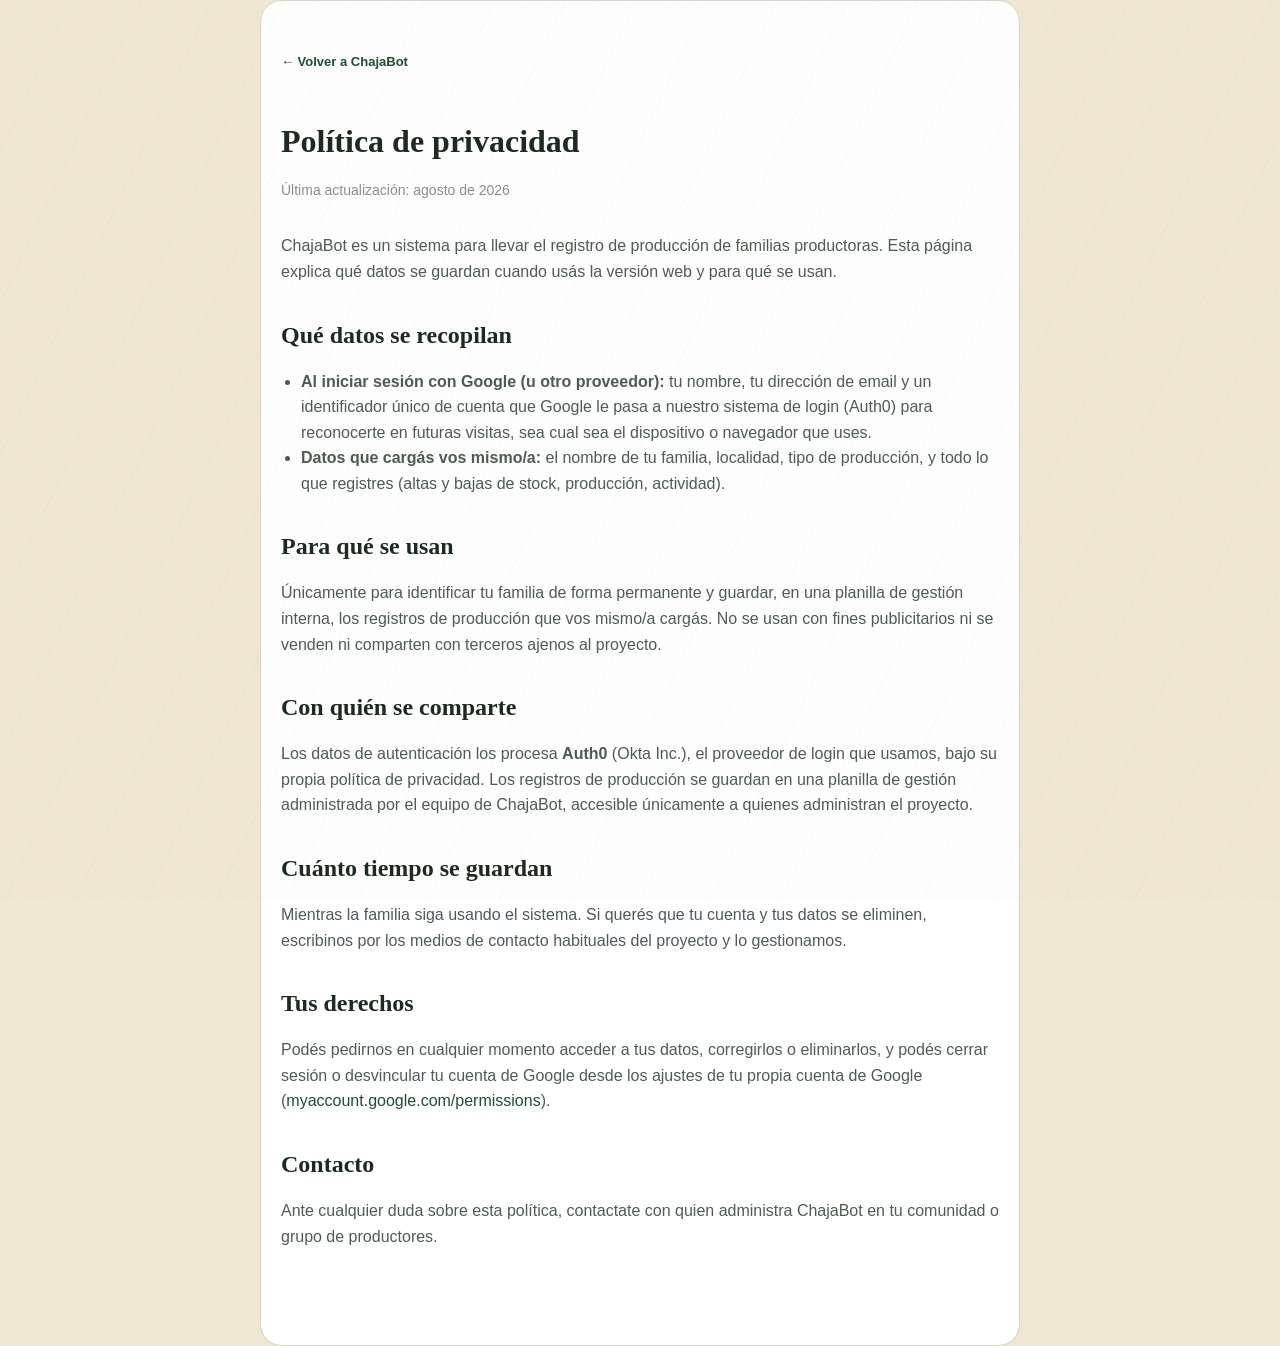
<file: privacidad.html>
<!DOCTYPE html>
<html lang="es">
<head>
<meta charset="UTF-8">
<meta name="viewport" content="width=device-width, initial-scale=1.0">
<title>Política de privacidad — ChajaBot</title>
<link rel="stylesheet" href="css/style.css">
<style>
  .legal-wrap { max-width: 760px; margin: 0 auto; padding: 48px 20px 80px; }
  .legal-wrap h1 { font-family: var(--font-display); margin-bottom: 4px; }
  .legal-wrap .legal-updated { color: var(--ink-faint); margin-bottom: 32px; font-size: 14px; }
  .legal-wrap h2 { font-family: var(--font-display); margin-top: 32px; margin-bottom: 8px; }
  .legal-wrap p, .legal-wrap li { color: var(--ink-soft); line-height: 1.6; }
  .legal-wrap ul { padding-left: 20px; }
  .legal-wrap a { color: var(--forest); }
  .legal-wrap .back-link { display: inline-block; margin-bottom: 24px; }
</style>
</head>
<body style="background: var(--bg);">
  <div class="legal-wrap panel">
    <a class="back-link" href="index.html">← Volver a ChajaBot</a>
    <h1>Política de privacidad</h1>
    <p class="legal-updated">Última actualización: agosto de 2026</p>

    <p>
      ChajaBot es un sistema para llevar el registro de producción de
      familias productoras. Esta página explica qué datos se guardan cuando
      usás la versión web y para qué se usan.
    </p>

    <h2>Qué datos se recopilan</h2>
    <ul>
      <li>
        <strong>Al iniciar sesión con Google (u otro proveedor):</strong> tu
        nombre, tu dirección de email y un identificador único de cuenta que
        Google le pasa a nuestro sistema de login (Auth0) para reconocerte
        en futuras visitas, sea cual sea el dispositivo o navegador que
        uses.
      </li>
      <li>
        <strong>Datos que cargás vos mismo/a:</strong> el nombre de tu
        familia, localidad, tipo de producción, y todo lo que registres
        (altas y bajas de stock, producción, actividad).
      </li>
    </ul>

    <h2>Para qué se usan</h2>
    <p>
      Únicamente para identificar tu familia de forma permanente y guardar,
      en una planilla de gestión interna, los registros de producción que
      vos mismo/a cargás. No se usan con fines publicitarios ni se venden ni
      comparten con terceros ajenos al proyecto.
    </p>

    <h2>Con quién se comparte</h2>
    <p>
      Los datos de autenticación los procesa <strong>Auth0</strong> (Okta
      Inc.), el proveedor de login que usamos, bajo su propia política de
      privacidad. Los registros de producción se guardan en una planilla de
      gestión administrada por el equipo de ChajaBot, accesible únicamente
      a quienes administran el proyecto.
    </p>

    <h2>Cuánto tiempo se guardan</h2>
    <p>
      Mientras la familia siga usando el sistema. Si querés que tu cuenta y
      tus datos se eliminen, escribinos por los medios de contacto
      habituales del proyecto y lo gestionamos.
    </p>

    <h2>Tus derechos</h2>
    <p>
      Podés pedirnos en cualquier momento acceder a tus datos, corregirlos
      o eliminarlos, y podés cerrar sesión o desvincular tu cuenta de Google
      desde los ajustes de tu propia cuenta de Google
      (<a href="https://myaccount.google.com/permissions" target="_blank" rel="noopener">myaccount.google.com/permissions</a>).
    </p>

    <h2>Contacto</h2>
    <p>
      Ante cualquier duda sobre esta política, contactate con quien
      administra ChajaBot en tu comunidad o grupo de productores.
    </p>
  </div>
</body>
</html>
</file>
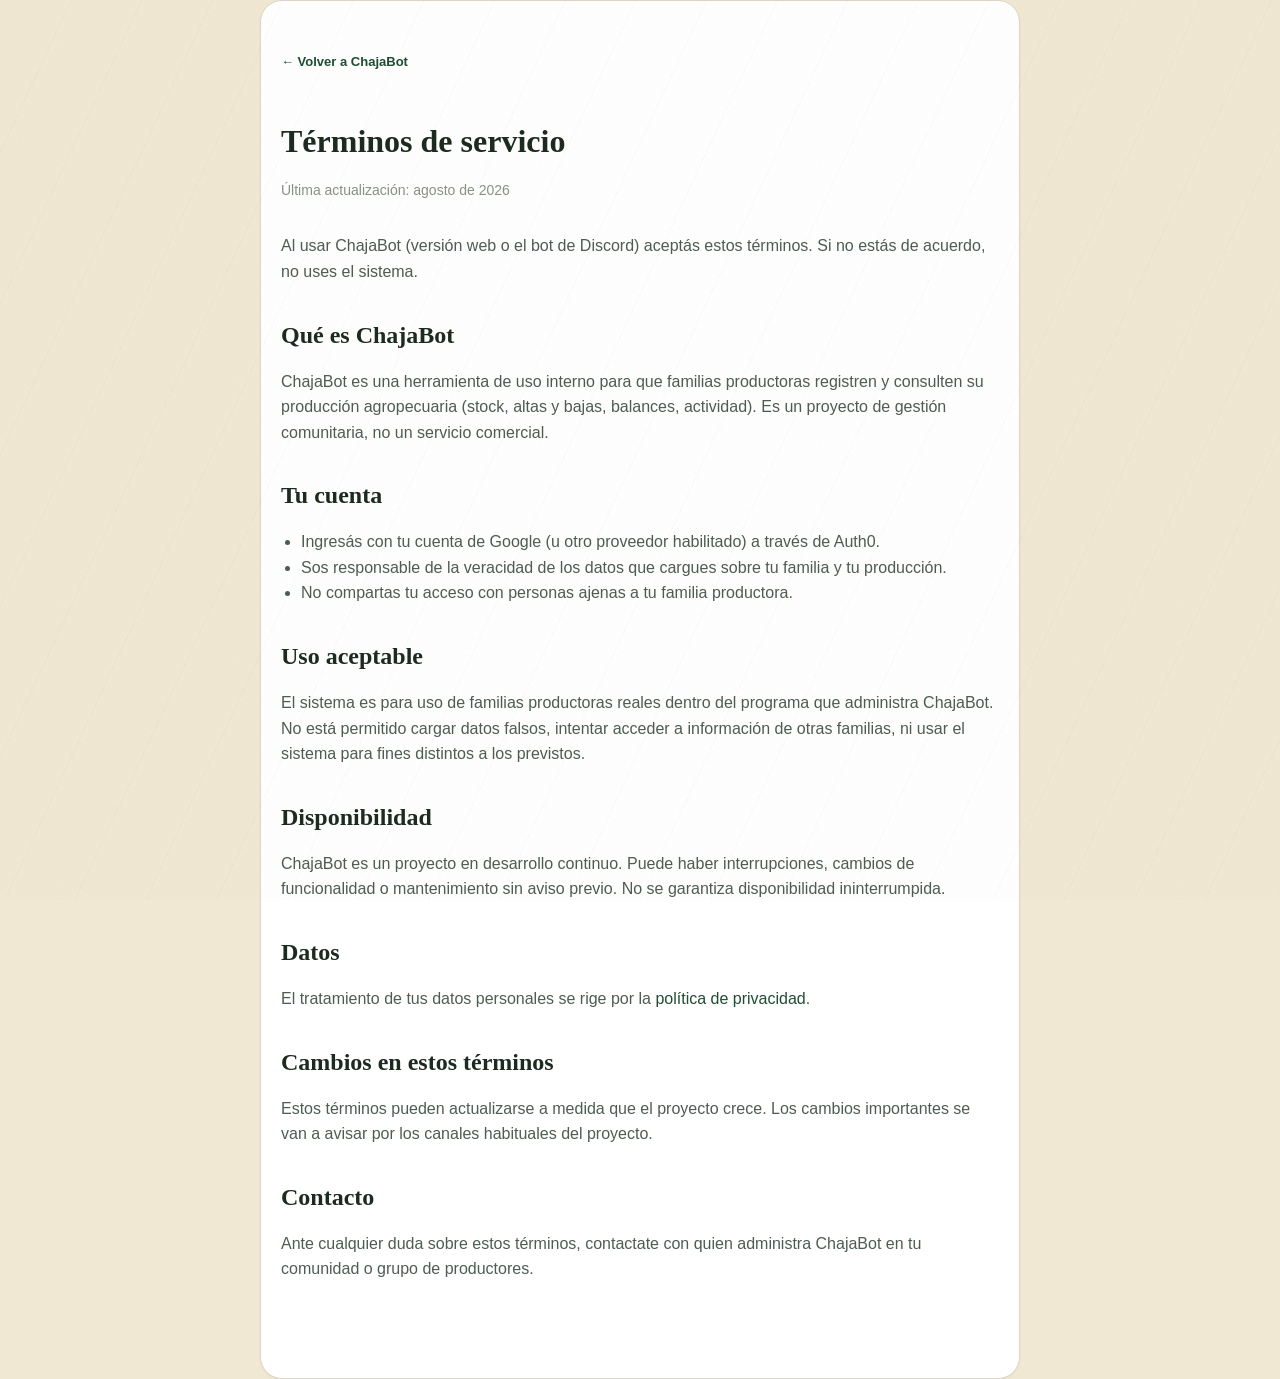
<file: terminos.html>
<!DOCTYPE html>
<html lang="es">
<head>
<meta charset="UTF-8">
<meta name="viewport" content="width=device-width, initial-scale=1.0">
<title>Términos de servicio — ChajaBot</title>
<link rel="stylesheet" href="css/style.css">
<style>
  .legal-wrap { max-width: 760px; margin: 0 auto; padding: 48px 20px 80px; }
  .legal-wrap h1 { font-family: var(--font-display); margin-bottom: 4px; }
  .legal-wrap .legal-updated { color: var(--ink-faint); margin-bottom: 32px; font-size: 14px; }
  .legal-wrap h2 { font-family: var(--font-display); margin-top: 32px; margin-bottom: 8px; }
  .legal-wrap p, .legal-wrap li { color: var(--ink-soft); line-height: 1.6; }
  .legal-wrap ul { padding-left: 20px; }
  .legal-wrap a { color: var(--forest); }
  .legal-wrap .back-link { display: inline-block; margin-bottom: 24px; }
</style>
</head>
<body style="background: var(--bg);">
  <div class="legal-wrap panel">
    <a class="back-link" href="index.html">← Volver a ChajaBot</a>
    <h1>Términos de servicio</h1>
    <p class="legal-updated">Última actualización: agosto de 2026</p>

    <p>
      Al usar ChajaBot (versión web o el bot de Discord) aceptás estos
      términos. Si no estás de acuerdo, no uses el sistema.
    </p>

    <h2>Qué es ChajaBot</h2>
    <p>
      ChajaBot es una herramienta de uso interno para que familias
      productoras registren y consulten su producción agropecuaria (stock,
      altas y bajas, balances, actividad). Es un proyecto de gestión
      comunitaria, no un servicio comercial.
    </p>

    <h2>Tu cuenta</h2>
    <ul>
      <li>Ingresás con tu cuenta de Google (u otro proveedor habilitado) a través de Auth0.</li>
      <li>Sos responsable de la veracidad de los datos que cargues sobre tu familia y tu producción.</li>
      <li>No compartas tu acceso con personas ajenas a tu familia productora.</li>
    </ul>

    <h2>Uso aceptable</h2>
    <p>
      El sistema es para uso de familias productoras reales dentro del
      programa que administra ChajaBot. No está permitido cargar datos
      falsos, intentar acceder a información de otras familias, ni usar el
      sistema para fines distintos a los previstos.
    </p>

    <h2>Disponibilidad</h2>
    <p>
      ChajaBot es un proyecto en desarrollo continuo. Puede haber
      interrupciones, cambios de funcionalidad o mantenimiento sin aviso
      previo. No se garantiza disponibilidad ininterrumpida.
    </p>

    <h2>Datos</h2>
    <p>
      El tratamiento de tus datos personales se rige por la
      <a href="privacidad.html">política de privacidad</a>.
    </p>

    <h2>Cambios en estos términos</h2>
    <p>
      Estos términos pueden actualizarse a medida que el proyecto crece.
      Los cambios importantes se van a avisar por los canales habituales del
      proyecto.
    </p>

    <h2>Contacto</h2>
    <p>
      Ante cualquier duda sobre estos términos, contactate con quien
      administra ChajaBot en tu comunidad o grupo de productores.
    </p>
  </div>
</body>
</html>
</file>
<file: css/style.css>
:root {
  /* Color */
  --bg: #F1E8D3;
  --surface: #FFFFFF;
  --surface-alt: #E8DDBF;
  --ink: #1C2A20;
  --ink-soft: #4E5C51;
  --ink-faint: #8A9188;

  --forest: #1F4D33;
  --forest-dark: #143526;
  --moss: #4C7A5C;
  --moss-light: #DDE8DE;

  --wheat: #B9862E;
  --wheat-light: #F4E8D0;

  --clay: #9B4A3B;
  --clay-light: #F3E1DC;

  --sky: #2F6B8A;
  --sky-light: #D9EBF3;
  --plum: #7A4B78;
  --plum-light: #EBDDEA;
  --leaf: #3F8B4A;
  --leaf-light: #D8EDD4;
  --berry: #A8345B;
  --berry-light: #F3DCE4;

  --line: #DED7C6;
  --line-strong: #C9C0AA;

  /* Tipografía */
  --font-display: "Newsreader", Georgia, serif;
  --font-body: "Public Sans", -apple-system, BlinkMacSystemFont, "Segoe UI", sans-serif;
  --font-mono: "JetBrains Mono", ui-monospace, SFMono-Regular, monospace;

  /* Forma */
  --radius-sm: 8px;
  --radius-md: 14px;
  --radius-lg: 22px;
  --radius-pill: 999px;

  /* Sombra */
  --shadow-sm: 0 1px 2px rgba(28, 42, 32, 0.06);
  --shadow-md: 0 8px 24px rgba(28, 42, 32, 0.10);
  --shadow-lg: 0 20px 48px rgba(28, 42, 32, 0.18);

  /* Ritmo */
  --topbar-h: 68px;
  --ease: cubic-bezier(0.22, 1, 0.36, 1);
}

@media (prefers-color-scheme: dark) {
  /* Reservado para un futuro modo oscuro; el sistema queda preparado
     con variables, pero no se activa hasta que se defina la paleta oscura. */
}

* { box-sizing: border-box; }
html { -webkit-text-size-adjust: 100%; }

/* El atributo [hidden] debe ganarle siempre a cualquier "display" de una
   clase (.modal-scrim, .field, etc.), sin importar el orden en que se
   carguen las reglas. Sin esto, elementos con hidden + display:flex propio
   quedan visibles y no se pueden cerrar. */
[hidden] { display: none !important; }

body {
  margin: 0;
  /* Fondo: un único degradé construido con los mismos --wheat / --forest que
     usa el resto de la página (antes mezclaba amarillos y verdes propios,
     que no calzaban con las tarjetas de encima — por eso se sentía "raro").
     Una sola mancha de luz cálida arriba y un velo verde abajo, sutiles,
     sobre el --bg de base. */
  background:
    radial-gradient(1100px 620px at 50% -8%, rgba(185, 134, 46, 0.16), transparent 60%),
    radial-gradient(900px 680px at 100% 105%, rgba(31, 77, 51, 0.12), transparent 65%),
    var(--bg);
  background-attachment: fixed;
  color: var(--ink);
  font-family: var(--font-body);
  font-size: 16px;
  line-height: 1.5;
  -webkit-font-smoothing: antialiased;
}

img { max-width: 100%; display: block; }

button {
  font-family: inherit;
  cursor: pointer;
  color: inherit;
  background: none;
  border: none;
}

a { color: inherit; text-decoration: none; }

:focus-visible {
  outline: 2px solid var(--forest);
  outline-offset: 2px;
  border-radius: 4px;
}

@media (prefers-reduced-motion: reduce) {
  *, *::before, *::after {
    animation-duration: 0.001ms !important;
    transition-duration: 0.001ms !important;
  }
}

/* Textura de fondo sutil: trama de campo arado, muy tenue */
body::before {
  content: "";
  position: fixed;
  inset: 0;
  pointer-events: none;
  z-index: 0;
  background-image: repeating-linear-gradient(
    115deg,
    rgba(31, 77, 51, 0.025) 0px,
    rgba(31, 77, 51, 0.025) 1px,
    transparent 1px,
    transparent 64px
  );
}

/* Grano de papel: la textura que le faltaba al fondo para no sentirse
   vacío. Nada de esto se nota como "efecto" — es casi imperceptible a
   propósito, como el papel de un cuaderno real en vez de un color plano. */
body::after {
  content: "";
  position: fixed;
  inset: 0;
  pointer-events: none;
  z-index: 0;
  opacity: 0.05;
  mix-blend-mode: multiply;
  background-image: url("data:image/svg+xml;utf8,<svg xmlns='http://www.w3.org/2000/svg' width='140' height='140'><filter id='n'><feTurbulence type='fractalNoise' baseFrequency='0.85' numOctaves='2' stitchTiles='stitch'/></filter><rect width='100%25' height='100%25' filter='url(%23n)'/></svg>");
}

/* ==========================================================================
   Barra superior
   ========================================================================== */

.topbar {
  position: sticky;
  top: 0;
  z-index: 40;
  height: var(--topbar-h);
  display: grid;
  grid-template-columns: 1fr auto 1fr;
  align-items: center;
  padding: 0 20px;
  background: rgba(241, 232, 211, 0.86);
  backdrop-filter: blur(10px);
  border-bottom: 1px solid var(--line);
}

.topbar__left {
  display: flex;
  align-items: center;
  gap: 14px;
  min-width: 0;
}

.topbar__center {
  justify-self: center;
  min-width: 0;
}

.topbar__title {
  font-family: var(--font-display);
  font-style: italic;
  font-size: 17px;
  color: var(--forest-dark);
  white-space: nowrap;
  overflow: hidden;
  text-overflow: ellipsis;
}

.topbar__right {
  justify-self: end;
  position: relative;
}

.icon-btn {
  width: 40px;
  height: 40px;
  border-radius: var(--radius-pill);
  display: grid;
  place-items: center;
  transition: background 0.15s var(--ease);
  flex: none;
}
.icon-btn:hover { background: var(--moss-light); }
.icon-btn:active { background: var(--line-strong); }
.icon-btn--ghost { width: 32px; height: 32px; font-size: 14px; }

.hamburger {
  width: 20px;
  height: 14px;
  position: relative;
  display: block;
}
.hamburger span {
  position: absolute;
  left: 0;
  width: 100%;
  height: 2px;
  background: var(--ink);
  border-radius: 2px;
  transition: transform 0.25s var(--ease), opacity 0.2s var(--ease), top 0.25s var(--ease);
}
.hamburger span:nth-child(1) { top: 0; }
.hamburger span:nth-child(2) { top: 6px; }
.hamburger span:nth-child(3) { top: 12px; }
[aria-expanded="true"] .hamburger span:nth-child(1) { top: 6px; transform: rotate(45deg); }
[aria-expanded="true"] .hamburger span:nth-child(2) { opacity: 0; }
[aria-expanded="true"] .hamburger span:nth-child(3) { top: 6px; transform: rotate(-45deg); }

.brand {
  display: flex;
  align-items: center;
  gap: 10px;
  min-width: 0;
}
.brand__mark {
  width: 32px;
  height: 32px;
  flex: none;
}
.brand__wordmark {
  font-family: var(--font-display);
  font-size: 19px;
  font-weight: 500;
  color: var(--forest-dark);
  white-space: nowrap;
}
.brand__wordmark em { color: var(--wheat); font-style: normal; }

.user-orb {
  position: relative;
  overflow: hidden;
  width: 40px;
  height: 40px;
  border-radius: var(--radius-pill);
  background: var(--forest);
  color: var(--bg);
  display: grid;
  place-items: center;
  font-family: var(--font-mono);
  font-size: 13px;
  font-weight: 600;
  letter-spacing: 0.02em;
  transition: transform 0.15s var(--ease), box-shadow 0.15s var(--ease);
  box-shadow: var(--shadow-sm);
}
.user-orb:hover { transform: translateY(-1px); box-shadow: var(--shadow-md); }
.user-orb:active { transform: translateY(0); }

/* Foto de perfil de Google dentro del círculo superior derecho. Se solapa
   a las iniciales; userMenu.js decide cuál de las dos mostrar. */
.user-orb__img {
  position: absolute;
  inset: 0;
  width: 100%;
  height: 100%;
  object-fit: cover;
}

.user-panel {
  position: absolute;
  right: 0;
  top: calc(100% + 10px);
  width: 260px;
  background: var(--surface);
  border: 1px solid var(--line);
  border-radius: var(--radius-md);
  box-shadow: var(--shadow-lg);
  padding: 16px;
  animation: pop-in 0.16s var(--ease);
}

.user-panel__header {
  display: flex;
  align-items: center;
  gap: 12px;
}
.user-panel__avatar {
  position: relative;
  overflow: hidden;
  width: 40px;
  height: 40px;
  border-radius: var(--radius-pill);
  background: var(--moss-light);
  border: 1px dashed var(--moss);
  flex: none;
}
/* Cuando hay foto de Google, sacamos el fondo/borde punteado de placeholder */
.user-panel__avatar--has-photo {
  background: none;
  border-style: solid;
  border-color: var(--line);
}
.user-panel__avatar-img {
  position: absolute;
  inset: 0;
  width: 100%;
  height: 100%;
  object-fit: cover;
}
.user-panel__name {
  margin: 0;
  font-weight: 600;
  font-size: 14px;
}
.user-panel__email {
  margin: 2px 0 0;
  font-size: 12.5px;
  color: var(--ink-faint);
}
.user-panel__divider {
  height: 1px;
  background: var(--line);
  margin: 14px 0 10px;
}
.user-panel__item {
  width: 100%;
  text-align: left;
  padding: 9px 10px;
  border-radius: var(--radius-sm);
  font-size: 14px;
  display: flex;
  align-items: center;
  justify-content: space-between;
  transition: background 0.15s var(--ease);
}
.user-panel__item:hover:not(:disabled) { background: var(--surface-alt); }
.user-panel__item:disabled { color: var(--ink-faint); cursor: default; }

.tag-soon {
  font-family: var(--font-mono);
  font-size: 10px;
  text-transform: uppercase;
  letter-spacing: 0.04em;
  color: var(--ink-faint);
  background: var(--surface-alt);
  padding: 2px 6px;
  border-radius: var(--radius-pill);
}

@keyframes pop-in {
  from { opacity: 0; transform: translateY(-4px) scale(0.98); }
  to { opacity: 1; transform: translateY(0) scale(1); }
}

/* ==========================================================================
   Menú lateral
   ========================================================================== */

.scrim {
  position: fixed;
  inset: 0;
  background: rgba(20, 25, 20, 0.32);
  z-index: 49;
  animation: fade-in 0.2s var(--ease);
}
@keyframes fade-in { from { opacity: 0; } to { opacity: 1; } }

.sidebar {
  position: fixed;
  top: 0;
  left: 0;
  bottom: 0;
  width: min(300px, 86vw);
  background: var(--forest-dark);
  color: var(--bg);
  z-index: 50;
  display: flex;
  flex-direction: column;
  padding: 18px 16px;
  transform: translateX(0);
  animation: slide-in 0.24s var(--ease);
  box-shadow: var(--shadow-lg);
}
@keyframes slide-in {
  from { transform: translateX(-16px); opacity: 0.6; }
  to { transform: translateX(0); opacity: 1; }
}

.sidebar__header {
  display: flex;
  align-items: center;
  justify-content: space-between;
  padding: 4px 8px 18px;
}
.sidebar__eyebrow {
  font-family: var(--font-mono);
  font-size: 11px;
  letter-spacing: 0.12em;
  text-transform: uppercase;
  color: rgba(245, 242, 234, 0.55);
}
.sidebar .icon-btn--ghost:hover { background: rgba(245, 242, 234, 0.12); }

.sidebar__list {
  list-style: none;
  margin: 0;
  padding: 0;
  display: flex;
  flex-direction: column;
  gap: 2px;
}
.sidebar__link {
  display: flex;
  align-items: center;
  justify-content: space-between;
  gap: 8px;
  padding: 11px 12px;
  border-radius: var(--radius-sm);
  font-size: 15px;
  color: #f0e7e7;
  transition: background 0.15s var(--ease);
}
.sidebar__link:hover { background: rgba(245, 242, 234, 0.08); }
.sidebar__link--disabled {
  color: #D9E5DC;
  cursor: default;
}
.sidebar__link--disabled:hover { background: none; }
.sidebar__link--disabled .tag-soon {
  background: rgba(245, 242, 234, 0.1);
  color: #D9E5DC;
}

.sidebar__footer {
  margin-top: auto;
  padding: 10px 8px 4px;
  font-size: 11.5px;
  color: rgba(245, 242, 234, 0.4);
  font-family: var(--font-mono);
}

/* ==========================================================================
   Layout general
   ========================================================================== */

main {
  position: relative;
  z-index: 1;
  max-width: 880px;
  margin: 0 auto;
  padding: 40px 20px 80px;
  display: flex;
  flex-direction: column;
  gap: 40px;
}

.hero {
  padding: 12px 4px 4px;
}
.hero__eyebrow {
  font-family: var(--font-mono);
  font-size: 12px;
  letter-spacing: 0.1em;
  text-transform: uppercase;
  color: var(--moss);
  margin: 0 0 10px;
}
.hero__title {
  font-family: var(--font-display);
  font-weight: 500;
  font-size: clamp(32px, 6vw, 46px);
  line-height: 1.08;
  margin: 0 0 12px;
  color: var(--forest-dark);
}
.hero__title em {
  font-style: italic;
  color: var(--moss);
}
.hero__lede {
  font-size: 16px;
  color: var(--ink-soft);
  max-width: 46ch;
  margin: 0;
}

/* ==========================================================================
   Paneles / tarjetas de sección
   ========================================================================== */

.panel {
  background: var(--surface);
  border: 1px solid var(--line);
  border-radius: var(--radius-lg);
  padding: 28px;
  box-shadow: var(--shadow-sm);
  scroll-margin-top: 88px;
}
.panel--slim { padding: 18px 28px; }

/* Caja de resultado: respuesta real de Chaja Bot (balance, resumen,
   historial, gráfico, recibo de un registro) mostrada tal cual. */
.result-box {
  margin-top: 18px;
  padding: 14px 16px;
  background: var(--surface-alt);
  border: 1px solid var(--line);
  border-radius: var(--radius-md);
  font-size: 14px;
  line-height: 1.5;
  white-space: pre-wrap;
}
.result-box.is-error { border-color: var(--clay); color: var(--clay); }
.result-box__img {
  max-width: 100%;
  border-radius: var(--radius-sm);
  margin-top: 10px;
  box-shadow: var(--shadow-sm);
}

.panel__header {
  display: flex;
  align-items: flex-start;
  justify-content: space-between;
  gap: 20px;
  flex-wrap: wrap;
  margin-bottom: 22px;
}
.panel__eyebrow {
  font-family: var(--font-mono);
  font-size: 11.5px;
  letter-spacing: 0.1em;
  text-transform: uppercase;
  color: var(--wheat);
}
.panel__title {
  font-family: var(--font-display);
  font-size: 24px;
  font-weight: 600;
  margin: 6px 0 6px;
  color: var(--forest-dark);
}
.panel__desc {
  margin: 0;
  color: var(--ink-soft);
  font-size: 14.5px;
  max-width: 48ch;
}

/* --- CTA: nueva producción --- */

.cta-card {
  width: 100%;
  display: flex;
  align-items: center;
  gap: 16px;
  padding: 20px 22px;
  background: var(--forest);
  color: var(--bg);
  border-radius: var(--radius-md);
  transition: transform 0.16s var(--ease), box-shadow 0.16s var(--ease), background 0.16s var(--ease);
  box-shadow: var(--shadow-sm);
}
.cta-card:hover {
  transform: translateY(-2px);
  box-shadow: var(--shadow-md);
  background: var(--forest-dark);
}
.cta-card:active { transform: translateY(0); }
.cta-card__icon {
  width: 40px;
  height: 40px;
  flex: none;
  border-radius: var(--radius-pill);
  background: rgba(245, 242, 234, 0.14);
  display: grid;
  place-items: center;
  font-size: 20px;
  font-weight: 300;
}
.cta-card__body { text-align: left; flex: 1; min-width: 0; }
.cta-card__title {
  display: block;
  font-family: var(--font-display);
  font-size: 18px;
  font-weight: 600;
}
.cta-card__hint {
  display: block;
  font-size: 13px;
  color: rgba(245, 242, 234, 0.72);
  margin-top: 2px;
}
.cta-card__arrow {
  font-size: 18px;
  transition: transform 0.16s var(--ease);
}
.cta-card:hover .cta-card__arrow { transform: translateX(3px); }

/* --- Lista de producciones registradas --- */

.production-list {
  margin-top: 18px;
  display: grid;
  grid-template-columns: repeat(auto-fill, minmax(220px, 1fr));
  gap: 12px;
}
.production-item {
  border: 1px solid var(--line);
  border-radius: var(--radius-md);
  padding: 16px;
  background: var(--bg);
}
.production-item__icon { font-size: 20px; }
.production-item__name {
  font-weight: 600;
  font-size: 14.5px;
  margin: 8px 0 2px;
}
.production-item__meta {
  font-family: var(--font-mono);
  font-size: 12.5px;
  color: var(--ink-soft);
}
.production-item__count {
  color: var(--forest);
  font-weight: 600;
}

/* ==========================================================================
   Stock: segmentado, formulario y ledger
   ========================================================================== */

.segmented {
  display: inline-grid;
  grid-auto-flow: column;
  background: var(--surface-alt);
  border-radius: var(--radius-pill);
  padding: 3px;
  gap: 2px;
}
.segmented__btn {
  padding: 8px 16px;
  border-radius: var(--radius-pill);
  font-size: 13.5px;
  font-weight: 600;
  color: var(--ink-soft);
  transition: background 0.16s var(--ease), color 0.16s var(--ease);
}
.segmented__btn.is-active {
  background: var(--forest);
  color: var(--bg);
}

.field-grid {
  display: grid;
  grid-template-columns: repeat(auto-fit, minmax(150px, 1fr));
  gap: 14px;
}
.field {
  display: flex;
  flex-direction: column;
  gap: 6px;
  margin-bottom: 14px;
}
.field--wide { grid-column: 1 / -1; }
.field__label {
  font-size: 13px;
  font-weight: 600;
  color: var(--ink);
}
.field__optional {
  font-weight: 400;
  color: var(--ink-faint);
}
.field__hint {
  font-size: 13px;
  color: var(--ink-faint);
  font-style: italic;
  margin: 0 0 14px;
}

/* ==========================================================================
   Empleados: lista de producciones con un switch + sueldo mensual opcional
   ========================================================================== */

.empleados-list {
  display: flex;
  flex-direction: column;
  gap: 10px;
  margin-bottom: 18px;
}
.empleados-row {
  padding: 14px 16px;
  border: 1.5px solid var(--line);
  border-radius: var(--radius-md);
  background: var(--surface);
}
.empleados-row__head {
  display: flex;
  align-items: center;
  justify-content: space-between;
  gap: 12px;
}
.empleados-row__label { font-weight: 700; font-size: 15px; }
.empleados-row__sueldo { margin: 14px 0 0; }

.switch { display: inline-flex; align-items: center; cursor: pointer; }
.switch input { position: absolute; opacity: 0; width: 1px; height: 1px; }
.switch__track {
  width: 42px;
  height: 24px;
  border-radius: var(--radius-pill);
  background: var(--line-strong);
  position: relative;
  transition: background 0.15s var(--ease);
  flex: none;
}
.switch__thumb {
  position: absolute;
  top: 3px;
  left: 3px;
  width: 18px;
  height: 18px;
  border-radius: 50%;
  background: #fff;
  box-shadow: var(--shadow-sm);
  transition: transform 0.15s var(--ease);
}
.switch input:checked + .switch__track { background: var(--forest); }
.switch input:checked + .switch__track .switch__thumb { transform: translateX(18px); }
.switch input:focus-visible + .switch__track { outline: 2px solid var(--forest); outline-offset: 2px; }
.field__input {
  font-family: inherit;
  font-size: 14.5px;
  padding: 11px 12px;
  border: 1px solid var(--line-strong);
  border-radius: var(--radius-sm);
  background: var(--surface);
  color: var(--ink);
  transition: border-color 0.15s var(--ease), box-shadow 0.15s var(--ease);
}
.field__input:hover { border-color: var(--moss); }
.field__input:focus-visible {
  border-color: var(--forest);
  box-shadow: 0 0 0 3px var(--moss-light);
  outline: none;
}
.field__input:invalid:not(:placeholder-shown) { border-color: var(--clay); }

.stock-form { margin-top: 4px; }

.form-actions {
  display: flex;
  align-items: center;
  justify-content: flex-end;
  gap: 14px;
  margin-top: 4px;
}
.form-status {
  font-size: 13px;
  color: var(--moss);
  min-height: 1em;
}
.form-status.is-error { color: var(--clay); }

.btn {
  padding: 11px 20px;
  border-radius: var(--radius-pill);
  font-size: 14px;
  font-weight: 600;
  transition: transform 0.15s var(--ease), box-shadow 0.15s var(--ease), background 0.15s var(--ease);
  display: inline-flex;
  align-items: center;
  gap: 8px;
}
.btn--primary {
  background: var(--forest);
  color: var(--bg);
  box-shadow: var(--shadow-sm);
}
.btn--primary:hover { background: var(--forest-dark); transform: translateY(-1px); }
.btn--primary:active { transform: translateY(0); }
.btn--primary:disabled {
  background: var(--line-strong);
  color: var(--ink-faint);
  transform: none;
  cursor: not-allowed;
}
.btn--outline {
  background: transparent;
  color: var(--forest);
  border: 1.5px solid var(--forest);
}
.btn--outline:hover { background: var(--moss-light); }

/* Ledger: lista de movimientos tipo libro de campo */
.ledger {
  margin-top: 24px;
  border-top: 1px solid var(--line);
}
.ledger__row {
  display: grid;
  grid-template-columns: 20px 1fr auto auto;
  align-items: center;
  gap: 12px;
  padding: 12px 4px;
  border-bottom: 1px dashed var(--line);
  font-size: 14px;
}
.ledger__dot {
  width: 8px;
  height: 8px;
  border-radius: 50%;
}
.ledger__row--entrada .ledger__dot { background: var(--moss); }
.ledger__row--salida .ledger__dot { background: var(--clay); }
.ledger__label { font-weight: 600; }
.ledger__note { display: block; font-size: 12.5px; color: var(--ink-faint); font-weight: 400; }
.ledger__amount { font-family: var(--font-mono); font-weight: 600; }
.ledger__row--entrada .ledger__amount { color: var(--moss); }
.ledger__row--salida .ledger__amount { color: var(--clay); }
.ledger__date { font-family: var(--font-mono); font-size: 12px; color: var(--ink-faint); }

/* ==========================================================================
   Grupos de producción — tarjetas con "anillo de edad"
   ========================================================================== */

.groups-grid {
  display: grid;
  grid-template-columns: repeat(auto-fill, minmax(230px, 1fr));
  gap: 16px;
}

.group-card {
  border: 1px solid var(--line);
  border-radius: var(--radius-md);
  padding: 18px;
  display: flex;
  gap: 14px;
  align-items: center;
  background: var(--bg);
  transition: box-shadow 0.16s var(--ease), transform 0.16s var(--ease);
}
.group-card:hover { box-shadow: var(--shadow-sm); transform: translateY(-1px); }

.group-card__ring { flex: none; }

.group-card__body { min-width: 0; }
.group-card__name {
  font-weight: 700;
  font-size: 15px;
  margin: 0 0 4px;
  white-space: nowrap;
  overflow: hidden;
  text-overflow: ellipsis;
}
.group-card__source {
  font-size: 11.5px;
  color: var(--ink-faint);
  margin: 0 0 8px;
  font-family: var(--font-mono);
  text-transform: uppercase;
  letter-spacing: 0.04em;
}
.group-card__stats {
  display: flex;
  gap: 14px;
  font-size: 13px;
}
.group-card__stat b {
  display: block;
  font-family: var(--font-mono);
  font-size: 15px;
  color: var(--forest-dark);
}
.group-card__stat span { color: var(--ink-faint); font-size: 11.5px; }

.group-card--empty {
  border-style: dashed;
  color: var(--ink-faint);
  justify-content: center;
  text-align: center;
  flex-direction: column;
  padding: 28px 18px;
}
.group-card--empty p { margin: 0 0 12px; font-size: 14px; }

/* ==========================================================================
   Modales
   ========================================================================== */

.modal-scrim {
  position: fixed;
  inset: 0;
  z-index: 60;
  background: rgba(20, 25, 20, 0.38);
  display: flex;
  align-items: flex-end;
  justify-content: center;
  padding: 0;
  animation: fade-in 0.18s var(--ease);
}
@media (min-width: 640px) {
  .modal-scrim { align-items: center; padding: 20px; }
}

.modal {
  width: 100%;
  max-width: 520px;
  max-height: 90vh;
  overflow-y: auto;
  background: var(--surface);
  border-radius: var(--radius-lg) var(--radius-lg) 0 0;
  box-shadow: var(--shadow-lg);
  animation: sheet-in 0.24s var(--ease);
}
@media (min-width: 640px) {
  .modal { border-radius: var(--radius-lg); animation: modal-in 0.2s var(--ease); }
}
@keyframes sheet-in { from { transform: translateY(24px); opacity: 0.6; } to { transform: translateY(0); opacity: 1; } }
@keyframes modal-in { from { transform: translateY(8px) scale(0.98); opacity: 0; } to { transform: translateY(0) scale(1); opacity: 1; } }

.modal__header {
  display: flex;
  align-items: center;
  justify-content: space-between;
  padding: 20px 22px;
  border-bottom: 1px solid var(--line);
  position: sticky;
  top: 0;
  background: var(--surface);
}
.modal__title {
  font-family: var(--font-display);
  font-size: 19px;
  font-weight: 600;
  margin: 0;
  color: var(--forest-dark);
}
.modal__body { padding: 22px; }
.modal__step-label {
  font-family: var(--font-mono);
  font-size: 11.5px;
  text-transform: uppercase;
  letter-spacing: 0.08em;
  color: var(--ink-faint);
  margin: 0 0 16px;
}

.type-select {
  display: grid;
  grid-template-columns: repeat(2, 1fr);
  gap: 12px;
}
.type-select > .back-link { grid-column: 1 / -1; justify-self: start; margin-bottom: 2px; }
.type-select > .tile:last-child:nth-child(even) { grid-column: 1 / -1; aspect-ratio: auto; min-height: 120px; }

.back-link {
  font-size: 13px;
  color: var(--moss);
  font-weight: 600;
  margin-bottom: 14px;
}
.back-link:hover { text-decoration: underline; }

.production-form__type {
  font-family: var(--font-mono);
  font-size: 12px;
  text-transform: uppercase;
  letter-spacing: 0.06em;
  color: var(--wheat);
  margin: 0 0 16px;
}

/* ==========================================================================
   Toasts
   ========================================================================== */

.toast-stack {
  position: fixed;
  bottom: 20px;
  left: 50%;
  transform: translateX(-50%);
  z-index: 80;
  display: flex;
  flex-direction: column-reverse;
  gap: 8px;
  align-items: center;
  width: min(360px, calc(100vw - 32px));
}
.toast {
  background: var(--forest-dark);
  color: var(--bg);
  padding: 12px 18px;
  border-radius: var(--radius-pill);
  font-size: 13.5px;
  font-weight: 500;
  box-shadow: var(--shadow-lg);
  display: flex;
  align-items: center;
  gap: 8px;
  animation: toast-in 0.22s var(--ease);
}
.toast--error { background: var(--clay); }
@keyframes toast-in {
  from { opacity: 0; transform: translateY(8px); }
  to { opacity: 1; transform: translateY(0); }
}

/* ==========================================================================
   Pantalla de login obligatorio (5.3)
   ========================================================================== */

.auth-gate {
  min-height: calc(100vh - var(--topbar-h));
  display: flex;
  align-items: center;
  justify-content: center;
  padding: 40px 20px 80px;
}
.auth-gate__card {
  max-width: 420px;
  width: 100%;
  text-align: center;
  background: var(--surface);
  border-radius: var(--radius-lg);
  box-shadow: var(--shadow-md);
  padding: 40px 32px;
}
.auth-gate__logo {
  border-radius: var(--radius-md);
  margin: 0 auto 16px;
}
.auth-gate__eyebrow {
  font-family: var(--font-mono);
  font-size: 12px;
  letter-spacing: 0.1em;
  text-transform: uppercase;
  color: var(--moss);
  margin: 0 0 10px;
}
.auth-gate__title {
  font-family: var(--font-display);
  font-weight: 500;
  font-size: clamp(28px, 6vw, 36px);
  line-height: 1.1;
  margin: 0 0 12px;
  color: var(--forest-dark);
}
.auth-gate__title em {
  font-style: italic;
  color: var(--moss);
}
.auth-gate__lede {
  font-size: 15px;
  color: var(--ink-soft);
  margin: 0 0 24px;
}
.auth-gate .btn {
  width: 100%;
}
.auth-gate__foot {
  font-size: 12.5px;
  color: var(--ink-faint);
  margin: 20px 0 0;
  line-height: 1.5;
}
.auth-gate__foot a {
  color: var(--moss);
  text-decoration: underline;
}

/* Sidebar bloqueado: sólo los links externos quedan visibles sin sesión */
.sidebar__list--locked .sidebar__link--app { display: none; }
.sidebar__hint {
  font-size: 13px;
  color: var(--ink-faint);
  padding: 10px 14px;
}

/* ==========================================================================
   Pie de página
   ========================================================================== */

.site-footer {
  max-width: 880px;
  margin: 0 auto;
  padding: 0 20px 40px;
  text-align: center;
}
.site-footer p {
  font-size: 12.5px;
  color: var(--ink-faint);
}

/* ==========================================================================
   Responsive
   ========================================================================== */

@media (max-width: 640px) {
  .topbar { grid-template-columns: auto 1fr auto; padding: 0 12px; }
  .topbar__center { display: none; }
  .brand__wordmark { font-size: 17px; }
  main { padding: 28px 14px 64px; gap: 28px; }
  .panel { padding: 20px; border-radius: var(--radius-md); }
  .panel__header { flex-direction: column; align-items: stretch; }
  .field-grid { grid-template-columns: 1fr; }
  .ledger__row { grid-template-columns: 14px 1fr auto; }
  .ledger__date { display: none; }
}

@media (min-width: 641px) {
  .sidebar { box-shadow: var(--shadow-lg); }
}



.panel > details > summary { list-style: none; cursor: default; }

/* Ocultar la flecha predeterminada de los <details> */
details > summary::marker,
details > summary::-webkit-details-marker {
  display: none;
}
/* Opcional: darle un pequeño efecto visual cuando se despliega */
details[open] summary {
  border-bottom: 1px solid #eaeaea; 
  padding-bottom: 1rem;
}

/* ==========================================================================
   Centro de comandos — chat/wizard conectado en vivo a n8n
   ========================================================================== */

.cc-menu {
  display: flex;
  flex-wrap: wrap;
  gap: 10px;
  margin-bottom: 1.5rem;
}
.cc-menu.is-disabled {
  opacity: 0.45;
  pointer-events: none;
}

.cc-chat {
  background: var(--surface-alt);
  border: 1px solid var(--line);
  border-radius: var(--radius-md);
  padding: 16px;
}

.cc-log {
  display: flex;
  flex-direction: column;
  gap: 10px;
  max-height: 380px;
  overflow-y: auto;
  padding-bottom: 4px;
}
.cc-log:empty::before {
  content: "Elegí una acción arriba para empezar.";
  color: var(--ink-faint);
  font-size: 14px;
}

.cc-bubble {
  max-width: 85%;
  padding: 10px 14px;
  border-radius: var(--radius-md);
  font-size: 14.5px;
  line-height: 1.45;
  white-space: pre-wrap;
  box-shadow: var(--shadow-sm);
}
.cc-bubble--bot {
  background: var(--surface);
  color: var(--ink);
  align-self: flex-start;
  border-bottom-left-radius: 4px;
}
.cc-bubble--user {
  background: var(--forest);
  color: #fff;
  align-self: flex-end;
  border-bottom-right-radius: 4px;
}
.cc-bubble--error {
  background: var(--clay-light);
  color: var(--clay);
  align-self: flex-start;
  border-bottom-left-radius: 4px;
}
.cc-bubble__img {
  max-width: 100%;
  border-radius: var(--radius-md);
  align-self: flex-start;
  box-shadow: var(--shadow-sm);
}

.cc-input-area {
  margin-top: 12px;
}
.cc-input-form {
  display: flex;
  gap: 10px;
}
.cc-input-form .field__input {
  flex: 1;
}

.cc-options {
  display: flex;
  flex-wrap: wrap;
  gap: 8px;
}

/* ==========================================================================
   Celdas cuadradas (menú de inicio, consultas, tipos de producción)
   ========================================================================== */

.tile-grid {
  display: grid;
  grid-template-columns: repeat(auto-fill, minmax(150px, 1fr));
  gap: 16px;
}
.tile-grid--small { grid-template-columns: repeat(3, 1fr); gap: 10px; margin-bottom: 1.5rem; }
.tile-grid--small .tile__label { font-size: 12.5px; }
.tile-grid > .tile { min-width: 0; padding: 10px 6px; }
.tile-grid--small .tile__img { width: 48px; height: 48px; padding: 8px; }
.tile-grid.is-disabled { opacity: 0.45; pointer-events: none; }
@media (max-width: 640px) {
  .tile-grid { grid-template-columns: repeat(2, 1fr); gap: 12px; }
  .tile-grid.tile-grid--small { grid-template-columns: repeat(3, 1fr); gap: 8px; }
}

.tile {
  --tile-bg: var(--surface);
  --tile-fg: var(--forest-dark);
  --tile-line: var(--line);
  min-width: 0;
  aspect-ratio: 1;
  display: flex;
  flex-direction: column;
  align-items: center;
  justify-content: center;
  gap: 10px;
  padding: 14px 10px;
  text-align: center;
  background: var(--surface);
  color: var(--ink);
  border: 1.5px solid var(--line);
  border-radius: var(--radius-lg);
  box-shadow: var(--shadow-sm);
  transition: transform 0.16s var(--ease), box-shadow 0.16s var(--ease), border-color 0.16s var(--ease);
}
.tile:hover:not(:disabled) { transform: translateY(-3px); box-shadow: var(--shadow-md); border-color: var(--tile-fg); }
.tile:active:not(:disabled) { transform: translateY(0) scale(0.98); }
.tile:disabled { opacity: 0.5; cursor: progress; }
/* El color de cada categoría vive en la chapita circular detrás del ícono,
   no en toda la celda: así cada sección se distingue sin que la grilla
   entera se vea como un mosaico de pasteles sueltos. */
.tile__img {
  width: 64px;
  height: 64px;
  flex: none;
  padding: 10px;
  box-sizing: border-box;
  border-radius: var(--radius-pill);
  background: var(--tile-bg);
}
.tile__label { font-weight: 700; font-size: 14.5px; line-height: 1.2; color: var(--ink); }

.tile--wheat { --tile-bg: var(--wheat-light); --tile-fg: #7A5614; --tile-line: #E8D3A2; }
.tile--moss  { --tile-bg: var(--moss-light);  --tile-fg: var(--forest-dark); --tile-line: #BCD3BF; }
.tile--sky   { --tile-bg: var(--sky-light);   --tile-fg: #1F4B63; --tile-line: #B5D5E3; }
.tile--clay  { --tile-bg: var(--clay-light);  --tile-fg: #7A3427; --tile-line: #E6C3BA; }
.tile--plum  { --tile-bg: var(--plum-light);  --tile-fg: #573556; --tile-line: #D5BCD3; }
.tile--leaf  { --tile-bg: var(--leaf-light);  --tile-fg: #285A30; --tile-line: #B7D8B1; }
.tile--berry { --tile-bg: var(--berry-light); --tile-fg: #7A1F3D; --tile-line: #E8C2D0; }

/* ==========================================================================
   Nota de voz: botón de grabación + revisión de lo que entendió la IA
   ========================================================================== */

.recorder {
  display: flex;
  flex-direction: column;
  align-items: center;
  gap: 10px;
  padding: 28px 16px;
  text-align: center;
}
.recorder__btn {
  width: 76px;
  height: 76px;
  border-radius: var(--radius-pill);
  background: var(--berry);
  color: #fff;
  display: grid;
  place-items: center;
  box-shadow: var(--shadow-md);
  transition: transform 0.15s var(--ease), box-shadow 0.15s var(--ease), background 0.15s var(--ease);
}
.recorder__btn:hover:not(:disabled) { transform: translateY(-2px); }
.recorder__btn:disabled { opacity: 0.55; cursor: progress; }
.recorder__icon { width: 30px; height: 30px; }
.recorder__btn.is-recording {
  background: var(--clay);
  animation: recorder-pulse 1.4s var(--ease) infinite;
}
.recorder__btn.is-processing { background: var(--ink-faint); animation: none; }
@keyframes recorder-pulse {
  0%, 100% { box-shadow: 0 0 0 0 rgba(155, 74, 59, 0.35); }
  50% { box-shadow: 0 0 0 14px rgba(155, 74, 59, 0); }
}
.recorder__status { font-size: 14px; color: var(--ink-soft); margin: 0; }
.recorder__timer { font-family: var(--font-mono); font-size: 13px; color: var(--ink-faint); margin: 0; }

.recorder__review {
  margin-top: 1.25rem;
  padding: 16px 18px;
  background: var(--surface-alt);
  border: 1px solid var(--line);
  border-radius: var(--radius-md);
}
.recorder__block-label {
  font-size: 11.5px;
  font-weight: 700;
  text-transform: uppercase;
  letter-spacing: 0.04em;
  color: var(--ink-faint);
  margin: 0 0 4px;
}
.recorder__block-label + .recorder__block-label { margin-top: 14px; }
.recorder__transcript {
  font-style: italic;
  color: var(--ink-soft);
  margin: 0 0 14px;
}
.recorder__interpret {
  margin: 0;
  padding-left: 18px;
  display: flex;
  flex-direction: column;
  gap: 4px;
}
.recorder__interpret li { font-size: 14.5px; }

/* Celdas del modal de producción: colores rotados por posición */
.type-select > .tile:nth-of-type(4n+1) { --tile-bg: var(--wheat-light); --tile-fg: #7A5614; --tile-line: #E8D3A2; }
.type-select > .tile:nth-of-type(4n+2) { --tile-bg: var(--sky-light);   --tile-fg: #1F4B63; --tile-line: #B5D5E3; }
.type-select > .tile:nth-of-type(4n+3) { --tile-bg: var(--clay-light);  --tile-fg: #7A3427; --tile-line: #E6C3BA; }
.type-select > .tile:nth-of-type(4n+4) { --tile-bg: var(--leaf-light);  --tile-fg: #285A30; --tile-line: #B7D8B1; }
.type-card__label { font-weight: 700; font-size: 14.5px; }

.section-back {
  align-self: flex-start;
  display: inline-flex;
  align-items: center;
  gap: 6px;
  padding: 9px 18px;
  border-radius: var(--radius-pill);
  background: var(--forest);
  color: var(--bg);
  font-size: 14px;
  font-weight: 600;
  box-shadow: var(--shadow-sm);
  transition: background 0.15s var(--ease), transform 0.15s var(--ease);
}
.section-back:hover { background: var(--forest-dark); transform: translateX(-2px); }


/* ==========================================================================\n   Control de Sensores\n   ========================================================================== */
.sensors { display:flex; flex-direction:column; gap:18px; }
.sensors__toolbar { display:flex; align-items:center; justify-content:space-between; gap:16px; flex-wrap:wrap; }
.sensors__toolbar--history { margin-top:8px; }
.sensors__eyebrow { margin:0 0 4px; color:var(--moss); font:600 10px var(--font-mono); letter-spacing:.12em; }
.sensors__heading { margin:0; font:500 23px var(--font-display); color:var(--forest-dark); }
.sensors__pair { display:grid; grid-template-columns:minmax(0,1fr) minmax(0,1fr); gap:14px; padding:16px; border:1px solid var(--line); border-radius:var(--radius-md); background:var(--surface-alt); }
.sensors__pair .form-actions { grid-column:1/-1; margin-top:0; }
.sensors__notice { padding:11px 14px; border-radius:var(--radius-sm); background:var(--sky-light); color:var(--ink-soft); font-size:13px; }
.sensors__notice--error { background:var(--clay-light); color:#7A3427; }
.sensors__device-select { min-width:min(100%,250px); margin:0; }
.sensors__chart-wrap { position:relative; width:100%; min-height:300px; padding:12px; border:1px solid var(--line); border-radius:var(--radius-md); background:var(--surface); }
.sensors__chart-note { margin:-8px 0 0; color:var(--ink-faint); font-size:12px; }
.sensors__current { display:grid; grid-template-columns:repeat(2,minmax(0,1fr)); gap:10px; }
.sensor-value { min-width:0; padding:13px; border:1px solid var(--line); border-radius:var(--radius-md); background:var(--surface); }
.sensor-value__top { display:flex; align-items:flex-start; justify-content:space-between; gap:8px; margin-bottom:12px; color:var(--ink-soft); font-size:12px; }
.sensor-value strong { display:block; font:500 27px var(--font-display); color:var(--forest-dark); overflow-wrap:anywhere; }
.sensor-value small { display:block; margin-top:3px; color:var(--ink-faint); font-size:11px; }
.sensor-badge { display:inline-flex; align-items:center; gap:4px; border-radius:99px; padding:4px 7px; font-size:10px; line-height:1.2; background:var(--surface-alt); color:var(--ink-soft); }
.sensor-badge--ok { background:#e2efe0; color:#285a30; }
.sensor-badge--warning { background:#f7edcf; color:#765414; }
.sensor-badge--critical { background:#f4dfd9; color:#8b3025; }
.sensor-badge--unknown { background:var(--surface-alt); color:var(--ink-faint); }
.sensors__alerts { display:flex; flex-direction:column; gap:8px; }
.sensor-alert { display:flex; align-items:flex-start; gap:10px; padding:12px 14px; border:1px solid #e8c9c2; border-radius:var(--radius-md); background:#fbefec; }
.sensor-alert__icon { font-size:20px; }
.sensor-alert strong { color:#7a3025; font-size:14px; }
.sensor-alert p { margin:3px 0; color:var(--ink-soft); font-size:13px; }
.sensor-alert small { color:var(--ink-faint); font-size:11px; }
.sensors__empty { grid-column:1/-1; margin:0; padding:18px; border:1px dashed var(--line); border-radius:var(--radius-md); color:var(--ink-faint); font-size:13px; text-align:center; }
@media (max-width:560px) { .sensors__pair,.sensors__current { grid-template-columns:1fr; } .sensors__pair .form-actions { grid-column:auto; } .sensors__chart-wrap { min-height:260px; padding:6px; } .sensor-value__top { flex-direction:column; } }

/* ============================================================================
   Informe mensual (Análisis de la producción)
   ============================================================================ */
.informe { margin-top: 4px; }
.informe__controles { display: flex; flex-wrap: wrap; align-items: flex-end; gap: 12px 16px; }
.informe__controles .field { min-width: 180px; flex: 1 1 180px; max-width: 280px; }
.informe__recomendacion { margin: 14px 0 0; padding: 10px 14px; border-radius: var(--radius-md); font-size: 13.5px; line-height: 1.45; border: 1px solid var(--sky); background: var(--sky-light); color: var(--ink); }
.informe__aviso { margin: 14px 0 0; padding: 10px 14px; border-radius: var(--radius-md); font-size: 14px; line-height: 1.45; border: 1px solid var(--line); background: var(--surface-alt); }
.informe__aviso.is-warn { background: var(--wheat-light); border-color: var(--wheat); color: var(--ink); }
.informe__aviso.is-ok { background: var(--moss-light); border-color: var(--moss); }
.informe__vacio { margin: 18px 0 0; color: var(--ink-soft); font-size: 14px; }

/* ----------------------------------------------------------------------
   Informe = UNA sola hoja: un único contenedor con fondo/borde/sombra de
   "papel"; cada sección adentro (cabecera, kpis, gráficos, análisis) se
   separa con una línea fina en vez de ser una tarjeta propia aparte.
   ---------------------------------------------------------------------- */
.informe-doc {
  margin-top: 18px;
  background: var(--surface);
  border: 1px solid var(--line);
  border-radius: var(--radius-lg);
  box-shadow: var(--shadow-md);
  padding: 20px 24px 26px;
}
.informe-doc > * + * { margin-top: 16px; padding-top: 16px; border-top: 1px solid var(--line); }
.informe-doc__cab { display: flex; flex-wrap: wrap; align-items: center; gap: 8px 12px; border-top: none !important; padding-top: 0 !important; margin-top: 0 !important; }
.informe-doc__titulo { margin: 0; font-family: var(--font-display); font-size: 24px; color: var(--forest-dark); }
.informe-doc__contexto { margin: -10px 0 0; padding-top: 0; border-top: none; font-size: 13px; font-weight: 600; color: var(--ink-soft); }
.informe-doc__meta { margin: -8px 0 0; padding-top: 0; border-top: none; font-size: 12.5px; color: var(--ink-faint); }
.informe-badge { padding: 3px 10px; border-radius: var(--radius-pill); font-size: 12px; font-weight: 600; }
.informe-badge.is-final { background: var(--moss-light); color: var(--forest); }
.informe-badge.is-parcial { background: var(--wheat-light); color: var(--wheat); }
.informe-badge.is-etapa { background: var(--clay-light); color: var(--clay); }

.informe-kpis { display: grid; grid-template-columns: repeat(4, 1fr); gap: 8px 10px; }
.informe-kpi { background: var(--surface-alt); border: 1px solid var(--line); border-radius: var(--radius-sm); padding: 10px 12px; min-width: 0; }
.informe-kpi__valor { font-family: var(--font-display); font-size: 21px; line-height: 1.1; color: var(--forest-dark); overflow-wrap: anywhere; }
.informe-kpi__etiqueta { margin-top: 3px; font-size: 12px; font-weight: 600; color: var(--ink); }
.informe-kpi__nota { margin-top: 2px; font-size: 11px; color: var(--ink-soft); }

/* Gráficos en grilla de 2 columnas: todo entra en menos alto, como una hoja impresa */
.informe-charts-grid { display: grid; grid-template-columns: 1fr 1fr; gap: 16px 20px; }
.informe-chart { min-width: 0; }
.informe-chart__titulo { margin: 0; font-family: var(--font-display); font-size: 16.5px; color: var(--forest-dark); }
.informe-chart__sub { margin: 2px 0 8px; font-size: 12px; color: var(--ink-soft); }
.informe-chart__lienzo { position: relative; height: 210px; }
.informe-chart__vacio { margin: 8px 0 0; font-size: 13px; color: var(--ink-faint); }

.informe-analisis__resumen { margin: 10px 0 0; font-size: 14.5px; line-height: 1.55; }
.informe-analisis__sub { margin: 14px 0 4px; font-size: 12.5px; text-transform: uppercase; letter-spacing: .04em; color: var(--ink-soft); }
.informe-analisis__lista { margin: 0; padding-left: 20px; font-size: 14px; line-height: 1.5; }
.informe-analisis__lista li + li { margin-top: 4px; }
.informe-analisis__lista.is-aviso { color: var(--ink-soft); }

/* Al imprimir, que se vea como una hoja de verdad: sin sombra ni recorte del fondo de la página */
@media print {
  .informe-doc { box-shadow: none; border-color: #999; }
}

@media (max-width: 900px) {
  .informe-charts-grid { grid-template-columns: 1fr; }
}
@media (max-width: 640px) {
  .informe-kpis { grid-template-columns: repeat(2, 1fr); }
  .informe-doc { padding: 16px 16px 20px; }
  .informe-doc__titulo { font-size: 20px; }
  .informe-chart__lienzo { height: 220px; }
  .informe__controles .field { max-width: none; }
  .informe__controles .btn { width: 100%; }
}
</file>
